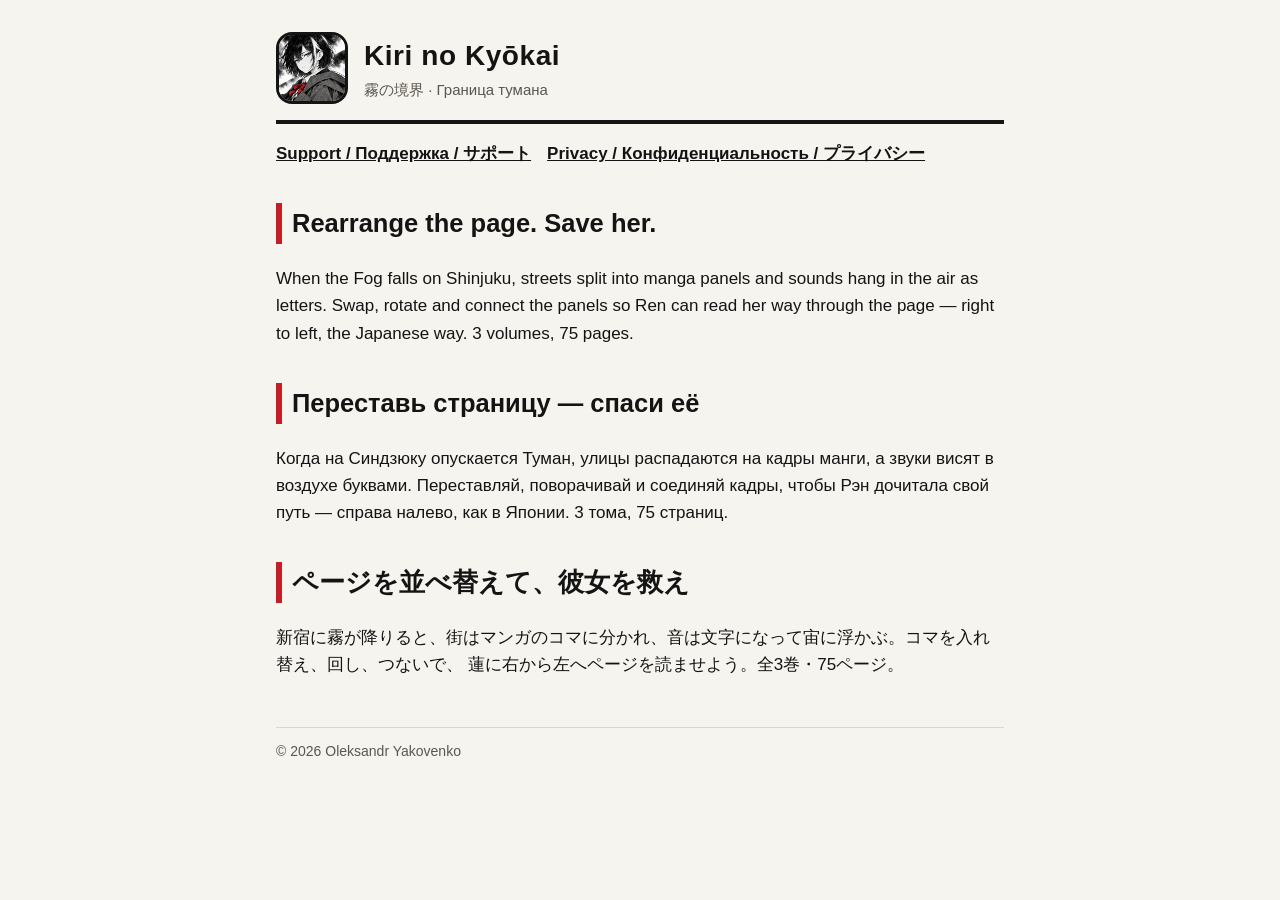
<file: index.html>
<!doctype html>
<html lang="en">
<head>
<meta charset="utf-8">
<meta name="viewport" content="width=device-width, initial-scale=1">
<title>Kiri no Kyōkai — Manga Puzzle</title>
<meta name="description" content="Rearrange the manga page. Save her. A puzzle game read right to left.">
<link rel="stylesheet" href="style.css">
</head>
<body>
<main>
  <header>
    <img src="icon.png" alt="Kiri no Kyōkai icon">
    <div><h1>Kiri no Kyōkai</h1><div class="lang">霧の境界 · Граница тумана</div></div>
  </header>
  <nav><a href="support.html">Support / Поддержка / サポート</a><a href="privacy.html">Privacy / Конфиденциальность / プライバシー</a></nav>

  <section lang="en">
    <h2>Rearrange the page. Save her.</h2>
    <p>When the Fog falls on Shinjuku, streets split into manga panels and sounds hang in the air as letters. Swap, rotate and
    connect the panels so Ren can read her way through the page — right to left, the Japanese way. 3 volumes, 75 pages.</p>
  </section>

  <section lang="ru">
    <h2>Переставь страницу — спаси её</h2>
    <p>Когда на Синдзюку опускается Туман, улицы распадаются на кадры манги, а звуки висят в воздухе буквами. Переставляй,
    поворачивай и соединяй кадры, чтобы Рэн дочитала свой путь — справа налево, как в Японии. 3 тома, 75 страниц.</p>
  </section>

  <section lang="ja">
    <h2>ページを並べ替えて、彼女を救え</h2>
    <p>新宿に霧が降りると、街はマンガのコマに分かれ、音は文字になって宙に浮かぶ。コマを入れ替え、回し、つないで、
    蓮に右から左へページを読ませよう。全3巻・75ページ。</p>
  </section>

  <footer>© 2026 Oleksandr Yakovenko</footer>
</main>
</body>
</html>
</file>
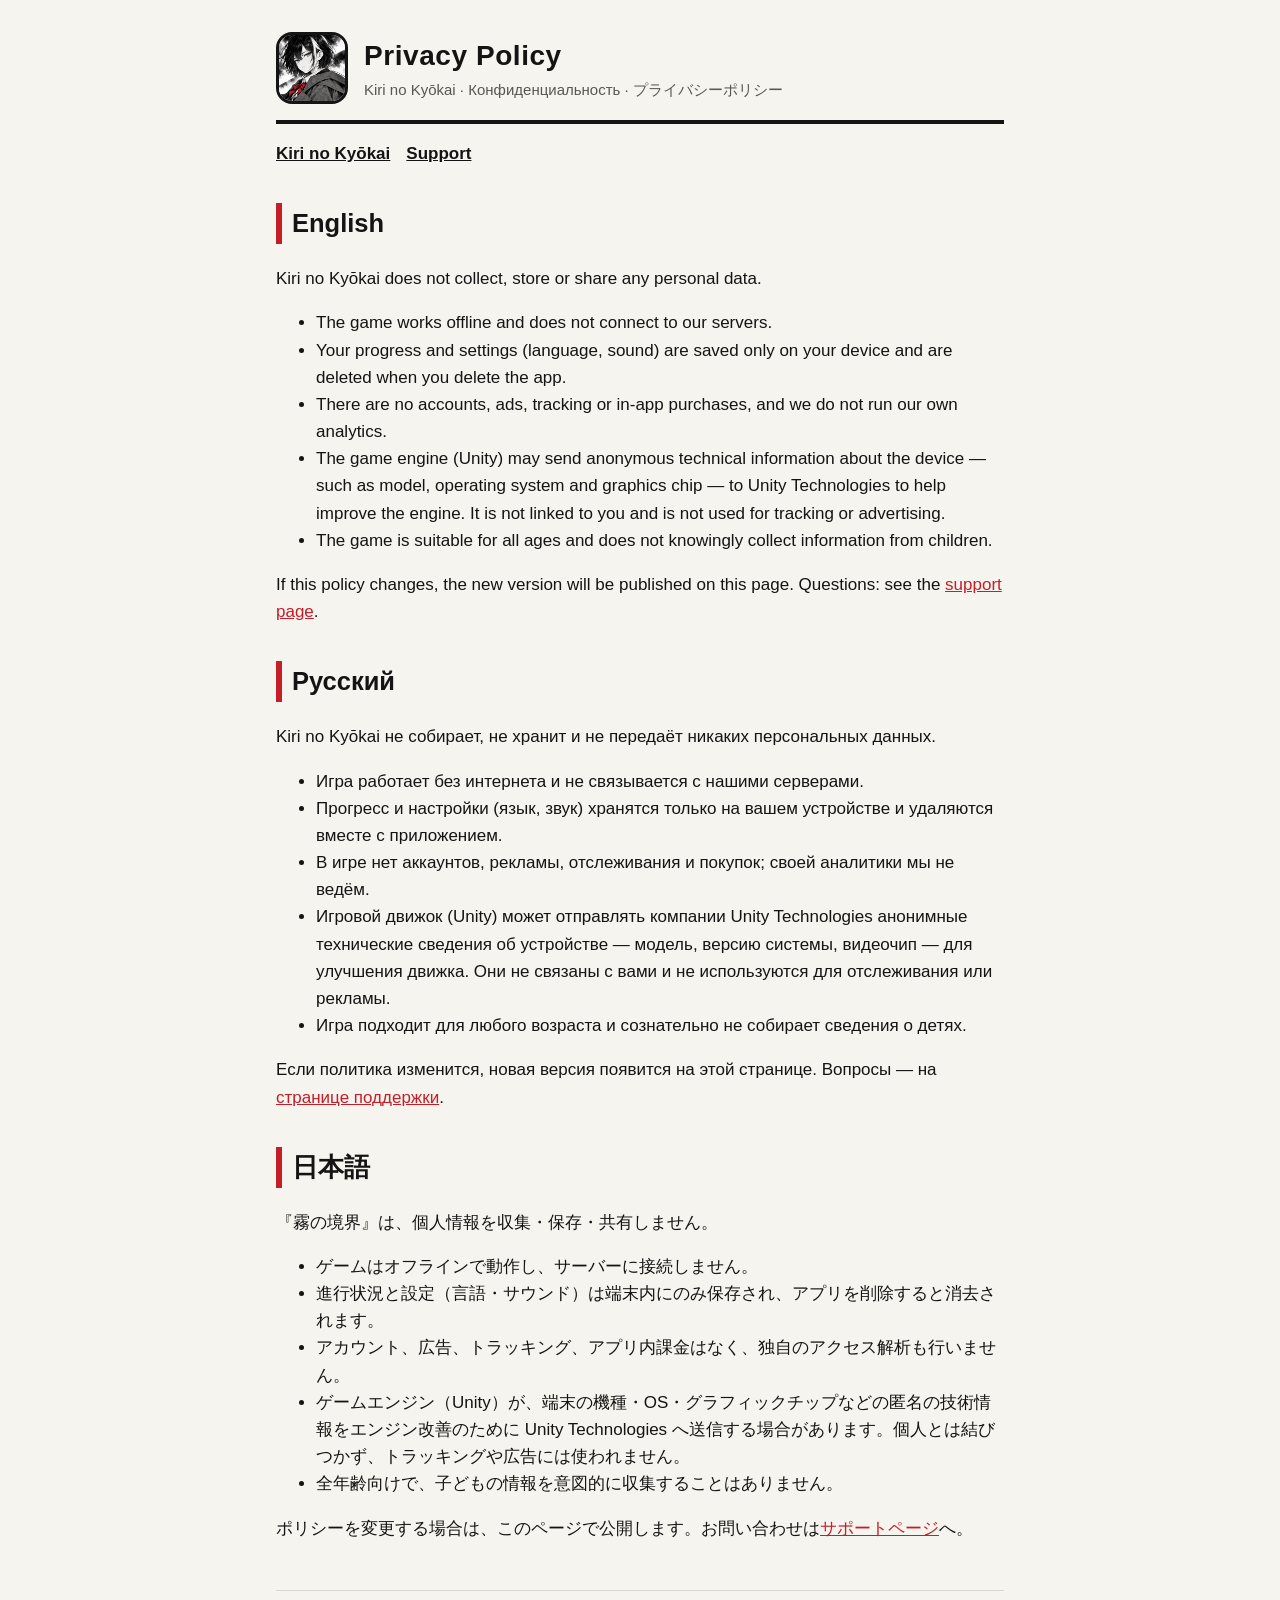
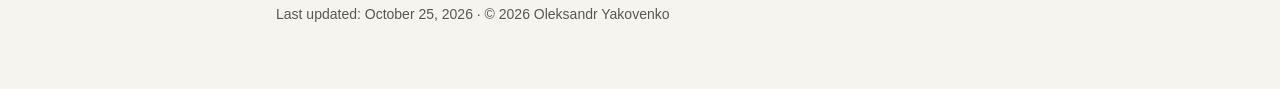
<file: privacy.html>
<!doctype html>
<html lang="en">
<head>
<meta charset="utf-8">
<meta name="viewport" content="width=device-width, initial-scale=1">
<title>Privacy Policy — Kiri no Kyōkai</title>
<link rel="stylesheet" href="style.css">
</head>
<body>
<main>
  <header>
    <img src="icon.png" alt="Kiri no Kyōkai icon">
    <div><h1>Privacy Policy</h1><div class="lang">Kiri no Kyōkai · Конфиденциальность · プライバシーポリシー</div></div>
  </header>
  <nav><a href="index.html">Kiri no Kyōkai</a><a href="support.html">Support</a></nav>

  <section lang="en">
    <h2>English</h2>
    <p>Kiri no Kyōkai does not collect, store or share any personal data.</p>
    <ul>
      <li>The game works offline and does not connect to our servers.</li>
      <li>Your progress and settings (language, sound) are saved only on your device and are deleted when you delete the app.</li>
      <li>There are no accounts, ads, tracking or in-app purchases, and we do not run our own analytics.</li>
      <li>The game engine (Unity) may send anonymous technical information about the device — such as model, operating system and graphics chip — to Unity Technologies to help improve the engine. It is not linked to you and is not used for tracking or advertising.</li>
      <li>The game is suitable for all ages and does not knowingly collect information from children.</li>
    </ul>
    <p>If this policy changes, the new version will be published on this page. Questions: see the <a href="support.html">support page</a>.</p>
  </section>

  <section lang="ru">
    <h2>Русский</h2>
    <p>Kiri no Kyōkai не собирает, не хранит и не передаёт никаких персональных данных.</p>
    <ul>
      <li>Игра работает без интернета и не связывается с нашими серверами.</li>
      <li>Прогресс и настройки (язык, звук) хранятся только на вашем устройстве и удаляются вместе с приложением.</li>
      <li>В игре нет аккаунтов, рекламы, отслеживания и покупок; своей аналитики мы не ведём.</li>
      <li>Игровой движок (Unity) может отправлять компании Unity Technologies анонимные технические сведения об устройстве — модель, версию системы, видеочип — для улучшения движка. Они не связаны с вами и не используются для отслеживания или рекламы.</li>
      <li>Игра подходит для любого возраста и сознательно не собирает сведения о детях.</li>
    </ul>
    <p>Если политика изменится, новая версия появится на этой странице. Вопросы — на <a href="support.html">странице поддержки</a>.</p>
  </section>

  <section lang="ja">
    <h2>日本語</h2>
    <p>『霧の境界』は、個人情報を収集・保存・共有しません。</p>
    <ul>
      <li>ゲームはオフラインで動作し、サーバーに接続しません。</li>
      <li>進行状況と設定（言語・サウンド）は端末内にのみ保存され、アプリを削除すると消去されます。</li>
      <li>アカウント、広告、トラッキング、アプリ内課金はなく、独自のアクセス解析も行いません。</li>
      <li>ゲームエンジン（Unity）が、端末の機種・OS・グラフィックチップなどの匿名の技術情報をエンジン改善のために Unity Technologies へ送信する場合があります。個人とは結びつかず、トラッキングや広告には使われません。</li>
      <li>全年齢向けで、子どもの情報を意図的に収集することはありません。</li>
    </ul>
    <p>ポリシーを変更する場合は、このページで公開します。お問い合わせは<a href="support.html">サポートページ</a>へ。</p>
  </section>

  <footer>Last updated: October 25, 2026 · © 2026 Oleksandr Yakovenko</footer>
</main>
</body>
</html>
</file>
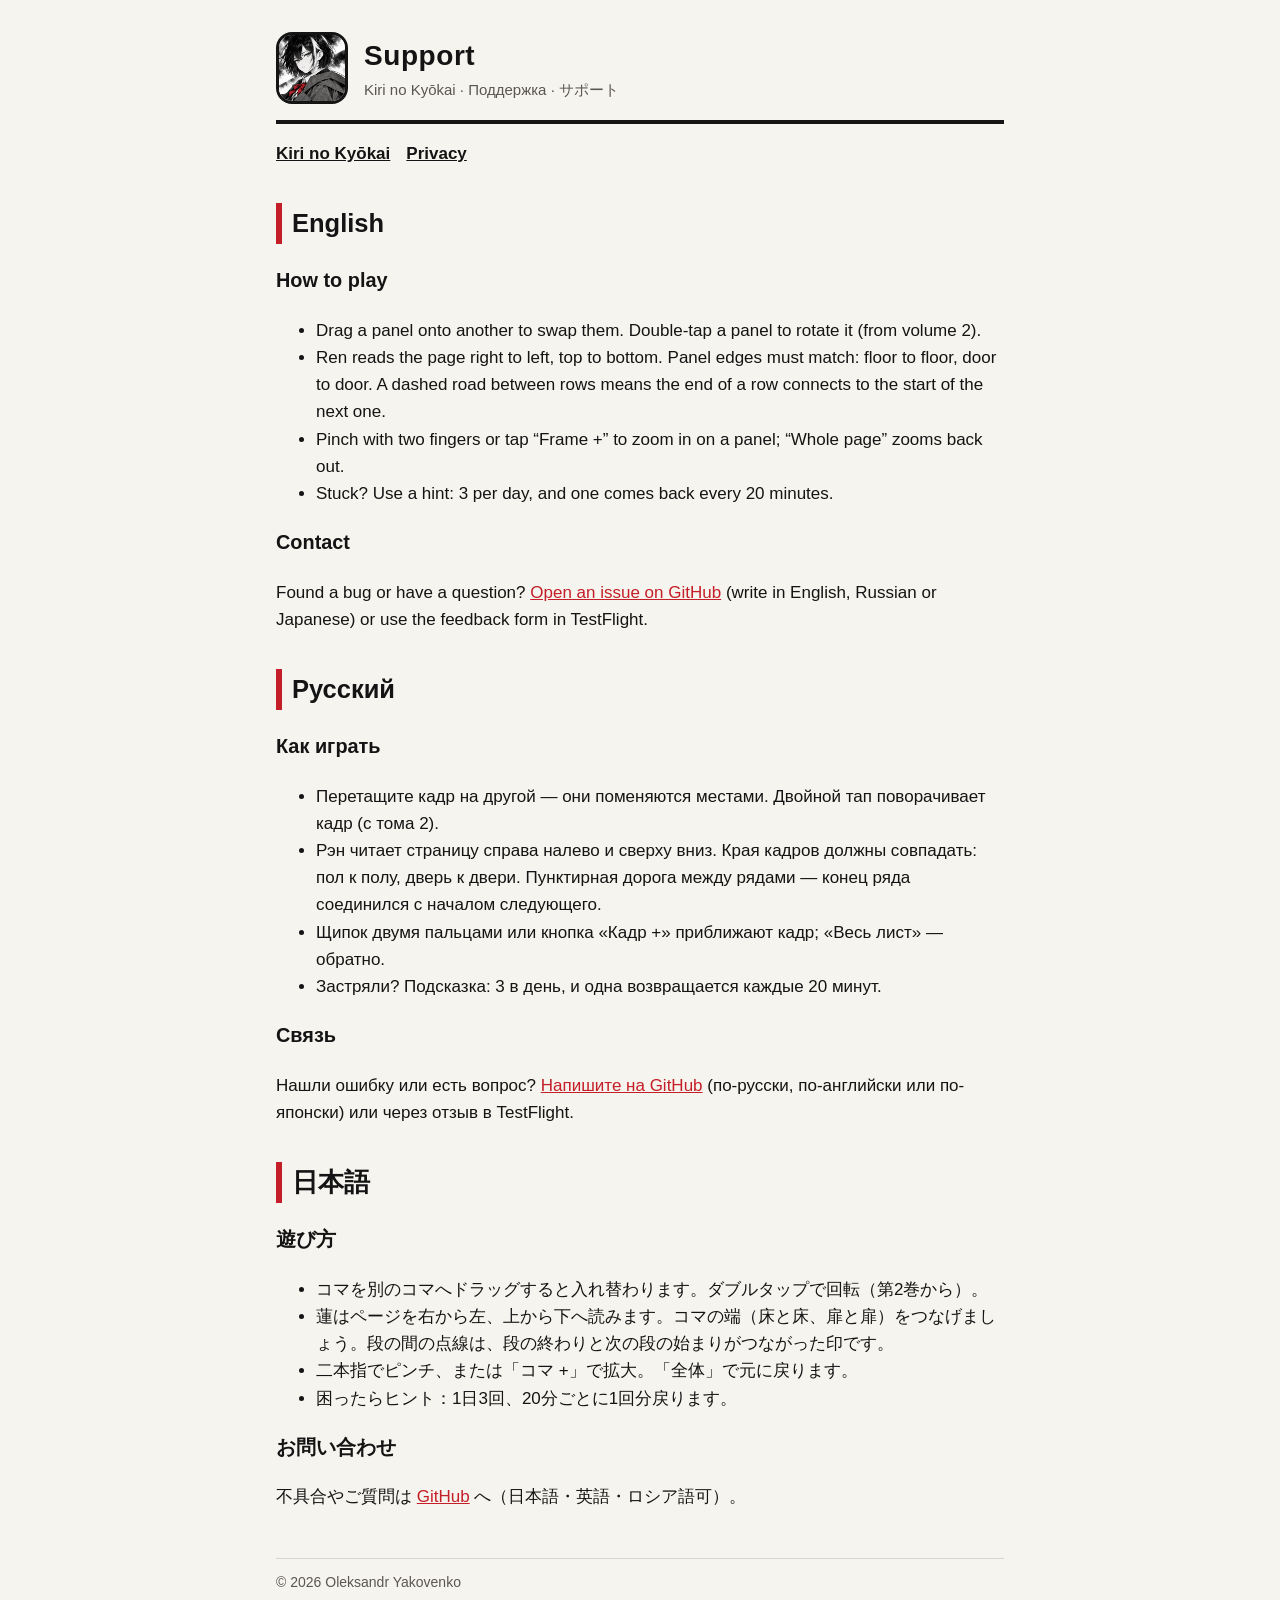
<file: support.html>
<!doctype html>
<html lang="en">
<head>
<meta charset="utf-8">
<meta name="viewport" content="width=device-width, initial-scale=1">
<title>Support — Kiri no Kyōkai</title>
<link rel="stylesheet" href="style.css">
</head>
<body>
<main>
  <header>
    <img src="icon.png" alt="Kiri no Kyōkai icon">
    <div><h1>Support</h1><div class="lang">Kiri no Kyōkai · Поддержка · サポート</div></div>
  </header>
  <nav><a href="index.html">Kiri no Kyōkai</a><a href="privacy.html">Privacy</a></nav>

  <section lang="en">
    <h2>English</h2>
    <h3>How to play</h3>
    <ul>
      <li>Drag a panel onto another to swap them. Double-tap a panel to rotate it (from volume 2).</li>
      <li>Ren reads the page right to left, top to bottom. Panel edges must match: floor to floor, door to door. A dashed road between rows means the end of a row connects to the start of the next one.</li>
      <li>Pinch with two fingers or tap “Frame +” to zoom in on a panel; “Whole page” zooms back out.</li>
      <li>Stuck? Use a hint: 3 per day, and one comes back every 20 minutes.</li>
    </ul>
    <h3>Contact</h3>
    <p>Found a bug or have a question? <a href="https://github.com/St0orm801/kiri-no-kyokai-site/issues">Open an issue on GitHub</a>
    (write in English, Russian or Japanese) or use the feedback form in TestFlight.</p>
  </section>

  <section lang="ru">
    <h2>Русский</h2>
    <h3>Как играть</h3>
    <ul>
      <li>Перетащите кадр на другой — они поменяются местами. Двойной тап поворачивает кадр (с тома 2).</li>
      <li>Рэн читает страницу справа налево и сверху вниз. Края кадров должны совпадать: пол к полу, дверь к двери. Пунктирная дорога между рядами — конец ряда соединился с началом следующего.</li>
      <li>Щипок двумя пальцами или кнопка «Кадр +» приближают кадр; «Весь лист» — обратно.</li>
      <li>Застряли? Подсказка: 3 в день, и одна возвращается каждые 20 минут.</li>
    </ul>
    <h3>Связь</h3>
    <p>Нашли ошибку или есть вопрос? <a href="https://github.com/St0orm801/kiri-no-kyokai-site/issues">Напишите на GitHub</a>
    (по-русски, по-английски или по-японски) или через отзыв в TestFlight.</p>
  </section>

  <section lang="ja">
    <h2>日本語</h2>
    <h3>遊び方</h3>
    <ul>
      <li>コマを別のコマへドラッグすると入れ替わります。ダブルタップで回転（第2巻から）。</li>
      <li>蓮はページを右から左、上から下へ読みます。コマの端（床と床、扉と扉）をつなげましょう。段の間の点線は、段の終わりと次の段の始まりがつながった印です。</li>
      <li>二本指でピンチ、または「コマ +」で拡大。「全体」で元に戻ります。</li>
      <li>困ったらヒント：1日3回、20分ごとに1回分戻ります。</li>
    </ul>
    <h3>お問い合わせ</h3>
    <p>不具合やご質問は <a href="https://github.com/St0orm801/kiri-no-kyokai-site/issues">GitHub</a> へ（日本語・英語・ロシア語可）。</p>
  </section>

  <footer>© 2026 Oleksandr Yakovenko</footer>
</main>
</body>
</html>
</file>
<file: style.css>
:root { --paper: #f6f4ee; --ink: #141414; --soft: #5a5750; --accent: #c41e28; }
* { box-sizing: border-box; }
body { margin: 0; background: var(--paper); color: var(--ink); font: 17px/1.6 -apple-system, "Segoe UI", "Noto Sans JP", "Hiragino Sans", sans-serif; }
main { max-width: 760px; margin: 0 auto; padding: 32px 16px 64px; }
header { display: flex; gap: 16px; align-items: center; border-bottom: 4px solid var(--ink); padding-bottom: 16px; }
header img { width: 72px; height: 72px; border-radius: 16px; border: 3px solid var(--ink); }
h1 { margin: 0; font-size: 28px; letter-spacing: 0.02em; }
h2 { margin-top: 36px; border-left: 6px solid var(--accent); padding-left: 10px; }
nav { margin: 16px 0 8px; display: flex; gap: 16px; flex-wrap: wrap; }
nav a, .lang a { color: var(--ink); font-weight: 700; }
.lang { color: var(--soft); font-size: 15px; }
section { margin-top: 28px; }
p, li { color: var(--ink); }
small, .note { color: var(--soft); }
a { color: var(--accent); }
footer { margin-top: 48px; color: var(--soft); font-size: 14px; border-top: 1px solid #d8d6d0; padding-top: 12px; }
</file>
